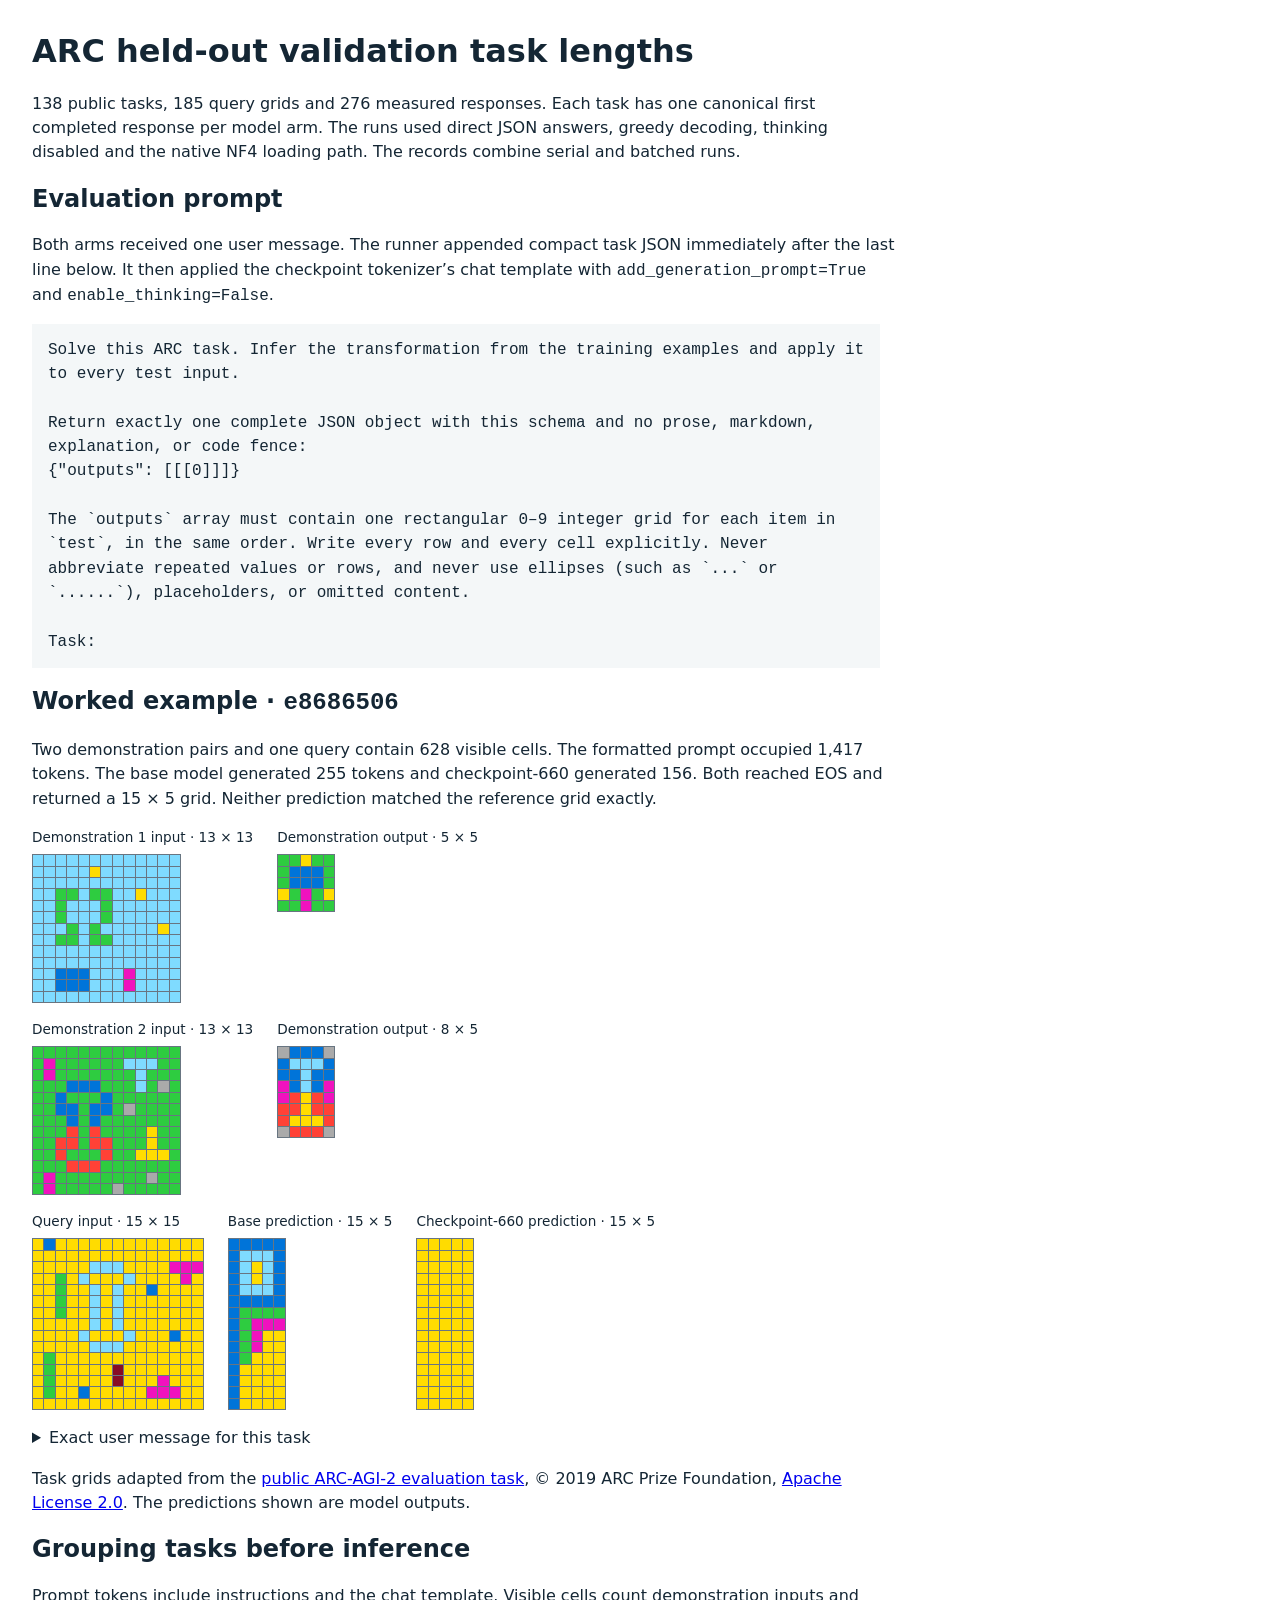
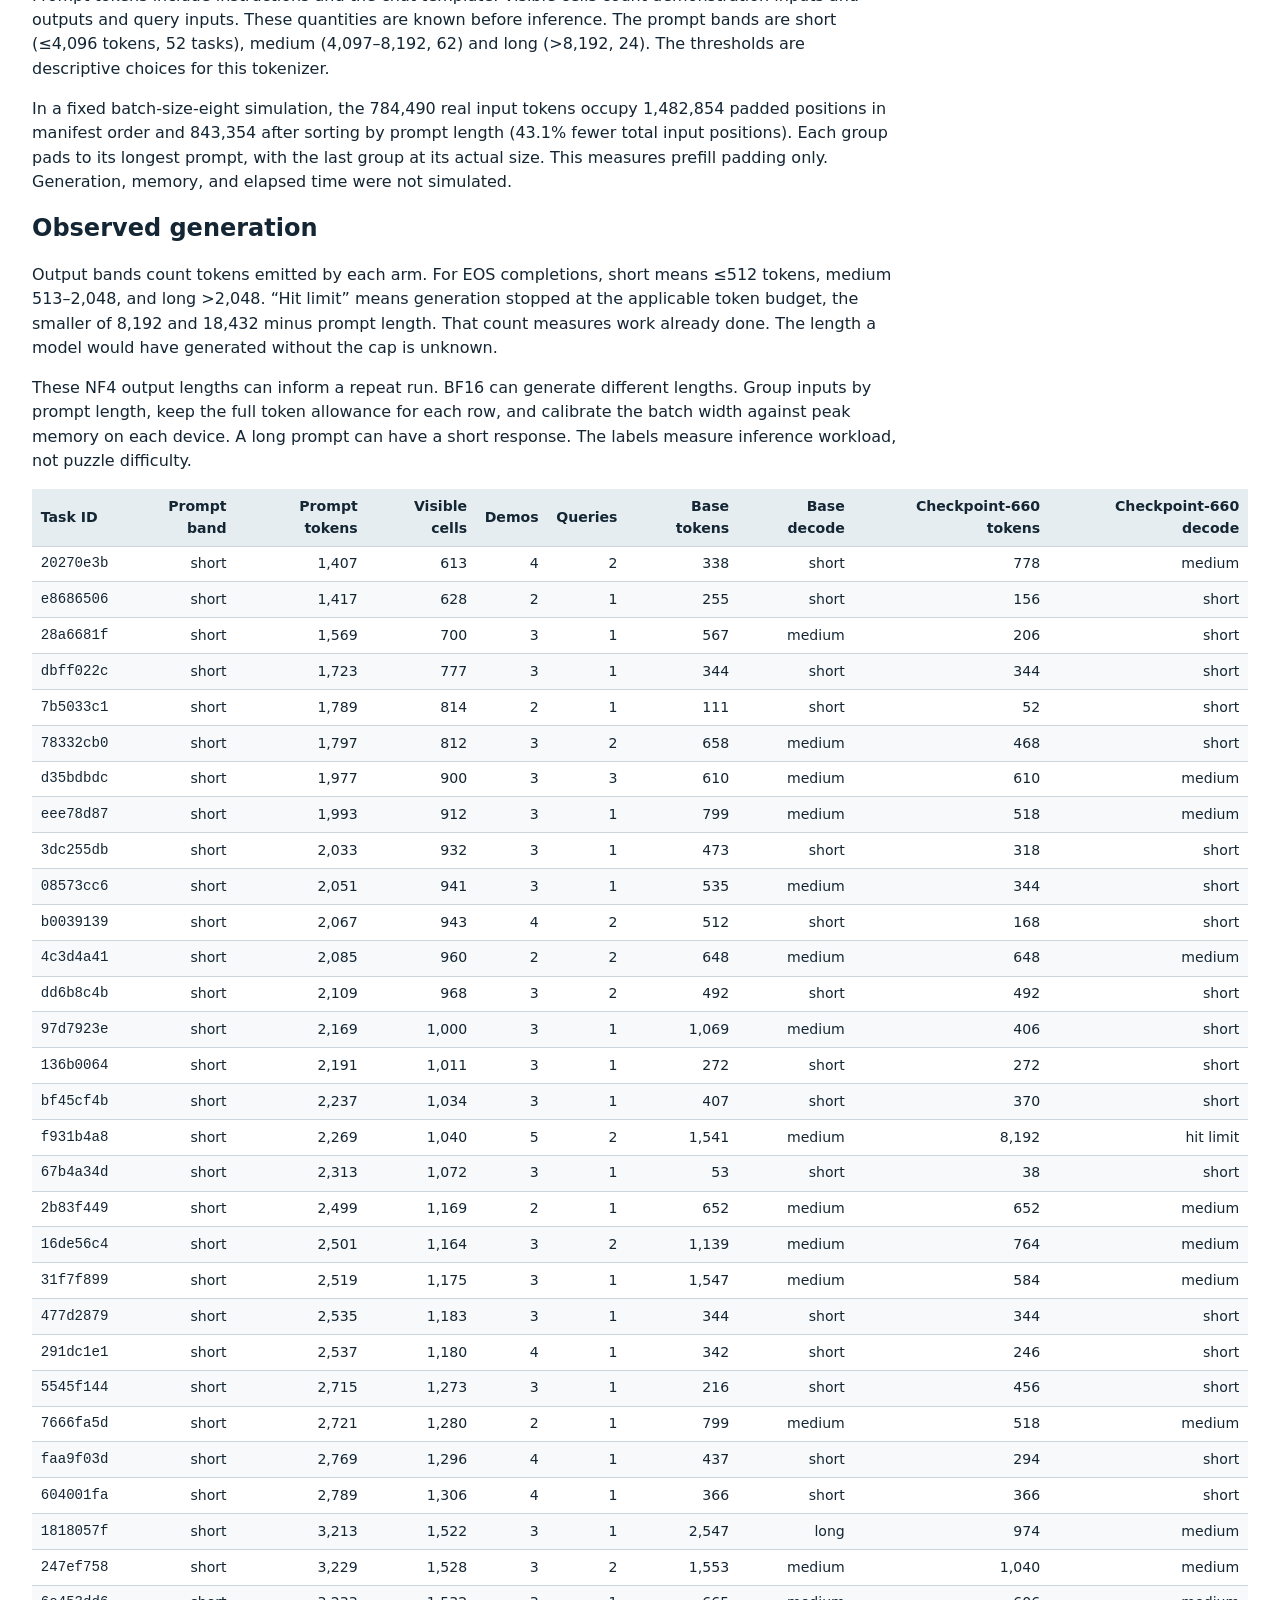
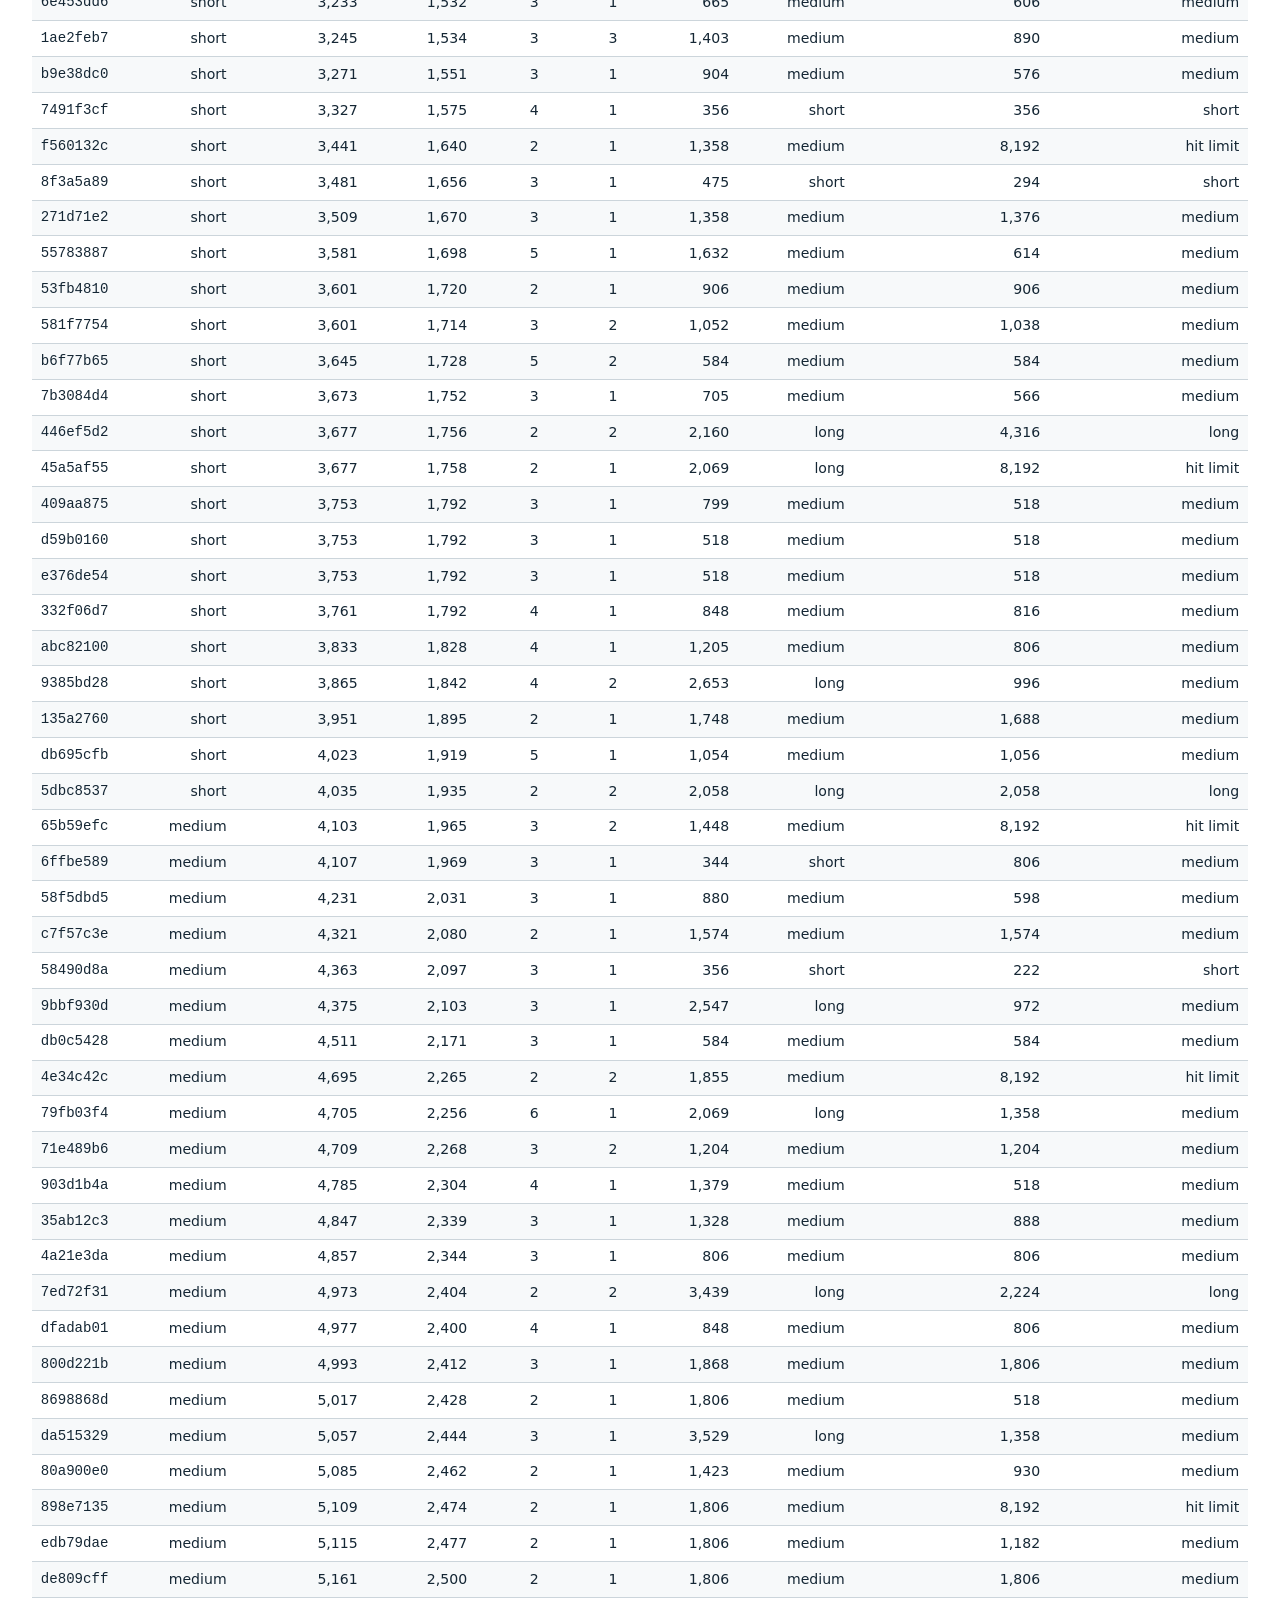
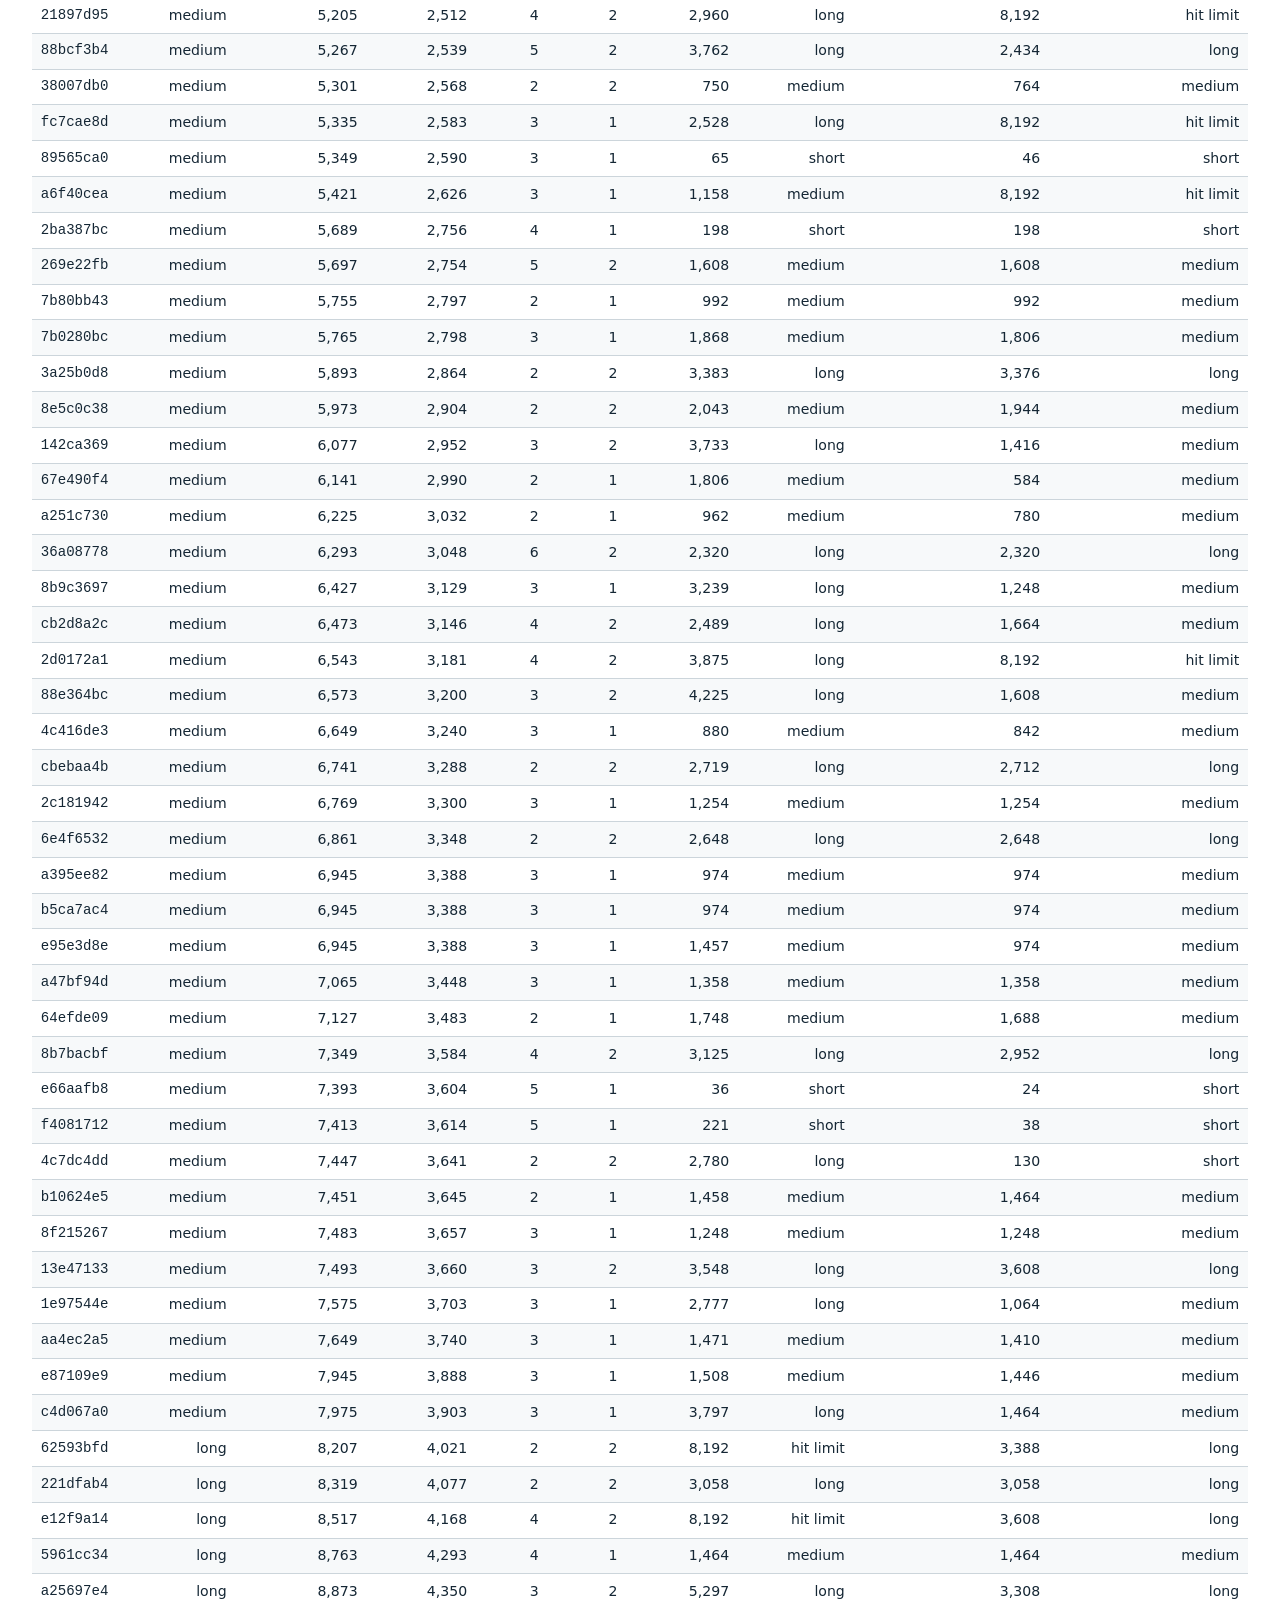
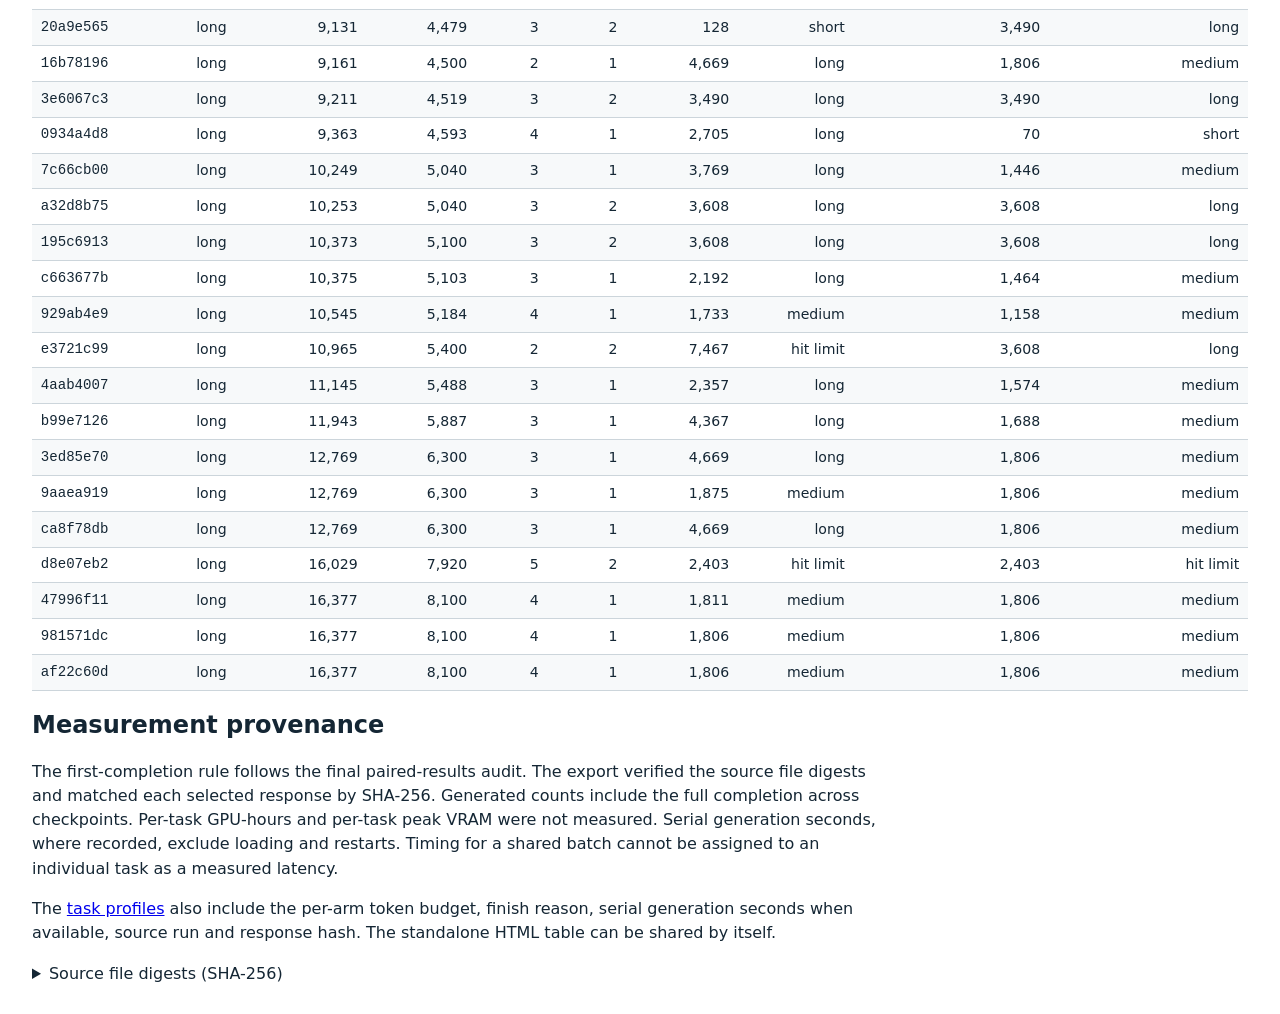
<file: benchmarks/arc-validation/task-costs.html>
<!doctype html><html lang="en"><meta charset="utf-8">
<meta name="viewport" content="width=device-width, initial-scale=1"><title>ARC validation task lengths</title>
<style>
body{margin:2rem auto;padding:0 1.2rem;max-width:76rem;font:16px/1.52 system-ui,sans-serif;color:#142634}
h1,h2{line-height:1.2}p{max-width:85ch}table{border-collapse:collapse;font-size:.88rem;font-variant-numeric:tabular-nums;width:100%}
th,td{padding:.42rem .55rem;text-align:right;border-bottom:1px solid #ccd5db}th{background:#e5edf1}
td:first-child,th:first-child{text-align:left}td:first-child{font-family:monospace}
tr:nth-child(even){background:#f7f9fa}.scroll{overflow:auto}code{overflow-wrap:anywhere}
pre{white-space:pre-wrap;overflow-wrap:anywhere;padding:.85rem 1rem;background:#f4f7f8;max-width:85ch}
summary{cursor:pointer}.pair{display:flex;flex-wrap:wrap;gap:1.5rem;margin:1rem 0}
figure{margin:0}figcaption{font-size:.85rem;margin-bottom:.4rem}
.grid{display:grid;grid-template-columns:repeat(var(--cols),.65rem);gap:1px;background:#687581;width:max-content;border:1px solid #687581}
.grid i{height:.65rem}
</style><h1>ARC held-out validation task lengths</h1>
<p>138 public tasks, 185 query grids and 276 measured responses. Each task has one canonical first completed response per model arm. The runs used direct JSON answers, greedy decoding, thinking disabled and the native NF4 loading path. The records combine serial and batched runs.</p>

<h2>Evaluation prompt</h2>
<p>Both arms received one user message. The runner appended compact task JSON immediately after the last line below. It then applied the checkpoint tokenizer’s chat template with <code>add_generation_prompt=True</code> and <code>enable_thinking=False</code>.</p>
<pre id="instruction">Solve this ARC task. Infer the transformation from the training examples and apply it to every test input.

Return exactly one complete JSON object with this schema and no prose, markdown, explanation, or code fence:
{&quot;outputs&quot;: [[[0]]]}

The `outputs` array must contain one rectangular 0–9 integer grid for each item in `test`, in the same order. Write every row and every cell explicitly. Never abbreviate repeated values or rows, and never use ellipses (such as `...` or `......`), placeholders, or omitted content.

Task:
</pre>
<h2>Worked example · <code>e8686506</code></h2>
<p>Two demonstration pairs and one query contain 628 visible cells. The formatted prompt occupied 1,417 tokens. The base model generated 255 tokens and checkpoint-660 generated 156. Both reached EOS and returned a 15 × 5 grid. Neither prediction matched the reference grid exactly.</p>
<div class="pair"><figure><figcaption>Demonstration 1 input · 13 × 13</figcaption><div class="grid" style="--cols:13" role="img" aria-label="Demonstration 1 input, 13 by 13"><i style="background:#7fdbff"></i><i style="background:#7fdbff"></i><i style="background:#7fdbff"></i><i style="background:#7fdbff"></i><i style="background:#7fdbff"></i><i style="background:#7fdbff"></i><i style="background:#7fdbff"></i><i style="background:#7fdbff"></i><i style="background:#7fdbff"></i><i style="background:#7fdbff"></i><i style="background:#7fdbff"></i><i style="background:#7fdbff"></i><i style="background:#7fdbff"></i><i style="background:#7fdbff"></i><i style="background:#7fdbff"></i><i style="background:#7fdbff"></i><i style="background:#7fdbff"></i><i style="background:#7fdbff"></i><i style="background:#ffdc00"></i><i style="background:#7fdbff"></i><i style="background:#7fdbff"></i><i style="background:#7fdbff"></i><i style="background:#7fdbff"></i><i style="background:#7fdbff"></i><i style="background:#7fdbff"></i><i style="background:#7fdbff"></i><i style="background:#7fdbff"></i><i style="background:#7fdbff"></i><i style="background:#7fdbff"></i><i style="background:#7fdbff"></i><i style="background:#7fdbff"></i><i style="background:#7fdbff"></i><i style="background:#7fdbff"></i><i style="background:#7fdbff"></i><i style="background:#7fdbff"></i><i style="background:#7fdbff"></i><i style="background:#7fdbff"></i><i style="background:#7fdbff"></i><i style="background:#7fdbff"></i><i style="background:#7fdbff"></i><i style="background:#7fdbff"></i><i style="background:#2ecc40"></i><i style="background:#2ecc40"></i><i style="background:#7fdbff"></i><i style="background:#2ecc40"></i><i style="background:#2ecc40"></i><i style="background:#7fdbff"></i><i style="background:#7fdbff"></i><i style="background:#ffdc00"></i><i style="background:#7fdbff"></i><i style="background:#7fdbff"></i><i style="background:#7fdbff"></i><i style="background:#7fdbff"></i><i style="background:#7fdbff"></i><i style="background:#2ecc40"></i><i style="background:#7fdbff"></i><i style="background:#7fdbff"></i><i style="background:#7fdbff"></i><i style="background:#2ecc40"></i><i style="background:#7fdbff"></i><i style="background:#7fdbff"></i><i style="background:#7fdbff"></i><i style="background:#7fdbff"></i><i style="background:#7fdbff"></i><i style="background:#7fdbff"></i><i style="background:#7fdbff"></i><i style="background:#7fdbff"></i><i style="background:#2ecc40"></i><i style="background:#7fdbff"></i><i style="background:#7fdbff"></i><i style="background:#7fdbff"></i><i style="background:#2ecc40"></i><i style="background:#7fdbff"></i><i style="background:#7fdbff"></i><i style="background:#7fdbff"></i><i style="background:#7fdbff"></i><i style="background:#7fdbff"></i><i style="background:#7fdbff"></i><i style="background:#7fdbff"></i><i style="background:#7fdbff"></i><i style="background:#7fdbff"></i><i style="background:#2ecc40"></i><i style="background:#7fdbff"></i><i style="background:#2ecc40"></i><i style="background:#7fdbff"></i><i style="background:#7fdbff"></i><i style="background:#7fdbff"></i><i style="background:#7fdbff"></i><i style="background:#7fdbff"></i><i style="background:#ffdc00"></i><i style="background:#7fdbff"></i><i style="background:#7fdbff"></i><i style="background:#7fdbff"></i><i style="background:#2ecc40"></i><i style="background:#2ecc40"></i><i style="background:#7fdbff"></i><i style="background:#2ecc40"></i><i style="background:#2ecc40"></i><i style="background:#7fdbff"></i><i style="background:#7fdbff"></i><i style="background:#7fdbff"></i><i style="background:#7fdbff"></i><i style="background:#7fdbff"></i><i style="background:#7fdbff"></i><i style="background:#7fdbff"></i><i style="background:#7fdbff"></i><i style="background:#7fdbff"></i><i style="background:#7fdbff"></i><i style="background:#7fdbff"></i><i style="background:#7fdbff"></i><i style="background:#7fdbff"></i><i style="background:#7fdbff"></i><i style="background:#7fdbff"></i><i style="background:#7fdbff"></i><i style="background:#7fdbff"></i><i style="background:#7fdbff"></i><i style="background:#7fdbff"></i><i style="background:#7fdbff"></i><i style="background:#7fdbff"></i><i style="background:#7fdbff"></i><i style="background:#7fdbff"></i><i style="background:#7fdbff"></i><i style="background:#7fdbff"></i><i style="background:#7fdbff"></i><i style="background:#7fdbff"></i><i style="background:#7fdbff"></i><i style="background:#7fdbff"></i><i style="background:#7fdbff"></i><i style="background:#7fdbff"></i><i style="background:#7fdbff"></i><i style="background:#7fdbff"></i><i style="background:#7fdbff"></i><i style="background:#0074d9"></i><i style="background:#0074d9"></i><i style="background:#0074d9"></i><i style="background:#7fdbff"></i><i style="background:#7fdbff"></i><i style="background:#7fdbff"></i><i style="background:#f012be"></i><i style="background:#7fdbff"></i><i style="background:#7fdbff"></i><i style="background:#7fdbff"></i><i style="background:#7fdbff"></i><i style="background:#7fdbff"></i><i style="background:#7fdbff"></i><i style="background:#0074d9"></i><i style="background:#0074d9"></i><i style="background:#0074d9"></i><i style="background:#7fdbff"></i><i style="background:#7fdbff"></i><i style="background:#7fdbff"></i><i style="background:#f012be"></i><i style="background:#7fdbff"></i><i style="background:#7fdbff"></i><i style="background:#7fdbff"></i><i style="background:#7fdbff"></i><i style="background:#7fdbff"></i><i style="background:#7fdbff"></i><i style="background:#7fdbff"></i><i style="background:#7fdbff"></i><i style="background:#7fdbff"></i><i style="background:#7fdbff"></i><i style="background:#7fdbff"></i><i style="background:#7fdbff"></i><i style="background:#7fdbff"></i><i style="background:#7fdbff"></i><i style="background:#7fdbff"></i><i style="background:#7fdbff"></i><i style="background:#7fdbff"></i></div></figure><figure><figcaption>Demonstration output · 5 × 5</figcaption><div class="grid" style="--cols:5" role="img" aria-label="Demonstration output, 5 by 5"><i style="background:#2ecc40"></i><i style="background:#2ecc40"></i><i style="background:#ffdc00"></i><i style="background:#2ecc40"></i><i style="background:#2ecc40"></i><i style="background:#2ecc40"></i><i style="background:#0074d9"></i><i style="background:#0074d9"></i><i style="background:#0074d9"></i><i style="background:#2ecc40"></i><i style="background:#2ecc40"></i><i style="background:#0074d9"></i><i style="background:#0074d9"></i><i style="background:#0074d9"></i><i style="background:#2ecc40"></i><i style="background:#ffdc00"></i><i style="background:#2ecc40"></i><i style="background:#f012be"></i><i style="background:#2ecc40"></i><i style="background:#ffdc00"></i><i style="background:#2ecc40"></i><i style="background:#2ecc40"></i><i style="background:#f012be"></i><i style="background:#2ecc40"></i><i style="background:#2ecc40"></i></div></figure></div><div class="pair"><figure><figcaption>Demonstration 2 input · 13 × 13</figcaption><div class="grid" style="--cols:13" role="img" aria-label="Demonstration 2 input, 13 by 13"><i style="background:#2ecc40"></i><i style="background:#2ecc40"></i><i style="background:#2ecc40"></i><i style="background:#2ecc40"></i><i style="background:#2ecc40"></i><i style="background:#2ecc40"></i><i style="background:#2ecc40"></i><i style="background:#2ecc40"></i><i style="background:#2ecc40"></i><i style="background:#2ecc40"></i><i style="background:#2ecc40"></i><i style="background:#2ecc40"></i><i style="background:#2ecc40"></i><i style="background:#2ecc40"></i><i style="background:#f012be"></i><i style="background:#2ecc40"></i><i style="background:#2ecc40"></i><i style="background:#2ecc40"></i><i style="background:#2ecc40"></i><i style="background:#2ecc40"></i><i style="background:#2ecc40"></i><i style="background:#7fdbff"></i><i style="background:#7fdbff"></i><i style="background:#7fdbff"></i><i style="background:#2ecc40"></i><i style="background:#2ecc40"></i><i style="background:#2ecc40"></i><i style="background:#f012be"></i><i style="background:#2ecc40"></i><i style="background:#2ecc40"></i><i style="background:#2ecc40"></i><i style="background:#2ecc40"></i><i style="background:#2ecc40"></i><i style="background:#2ecc40"></i><i style="background:#2ecc40"></i><i style="background:#7fdbff"></i><i style="background:#2ecc40"></i><i style="background:#2ecc40"></i><i style="background:#2ecc40"></i><i style="background:#2ecc40"></i><i style="background:#2ecc40"></i><i style="background:#2ecc40"></i><i style="background:#0074d9"></i><i style="background:#0074d9"></i><i style="background:#0074d9"></i><i style="background:#2ecc40"></i><i style="background:#2ecc40"></i><i style="background:#2ecc40"></i><i style="background:#7fdbff"></i><i style="background:#2ecc40"></i><i style="background:#aaaaaa"></i><i style="background:#2ecc40"></i><i style="background:#2ecc40"></i><i style="background:#2ecc40"></i><i style="background:#0074d9"></i><i style="background:#2ecc40"></i><i style="background:#2ecc40"></i><i style="background:#2ecc40"></i><i style="background:#0074d9"></i><i style="background:#2ecc40"></i><i style="background:#2ecc40"></i><i style="background:#2ecc40"></i><i style="background:#2ecc40"></i><i style="background:#2ecc40"></i><i style="background:#2ecc40"></i><i style="background:#2ecc40"></i><i style="background:#2ecc40"></i><i style="background:#0074d9"></i><i style="background:#0074d9"></i><i style="background:#2ecc40"></i><i style="background:#0074d9"></i><i style="background:#0074d9"></i><i style="background:#2ecc40"></i><i style="background:#aaaaaa"></i><i style="background:#2ecc40"></i><i style="background:#2ecc40"></i><i style="background:#2ecc40"></i><i style="background:#2ecc40"></i><i style="background:#2ecc40"></i><i style="background:#2ecc40"></i><i style="background:#2ecc40"></i><i style="background:#0074d9"></i><i style="background:#2ecc40"></i><i style="background:#0074d9"></i><i style="background:#2ecc40"></i><i style="background:#2ecc40"></i><i style="background:#2ecc40"></i><i style="background:#2ecc40"></i><i style="background:#2ecc40"></i><i style="background:#2ecc40"></i><i style="background:#2ecc40"></i><i style="background:#2ecc40"></i><i style="background:#2ecc40"></i><i style="background:#2ecc40"></i><i style="background:#ff4136"></i><i style="background:#2ecc40"></i><i style="background:#ff4136"></i><i style="background:#2ecc40"></i><i style="background:#2ecc40"></i><i style="background:#2ecc40"></i><i style="background:#2ecc40"></i><i style="background:#ffdc00"></i><i style="background:#2ecc40"></i><i style="background:#2ecc40"></i><i style="background:#2ecc40"></i><i style="background:#2ecc40"></i><i style="background:#ff4136"></i><i style="background:#ff4136"></i><i style="background:#2ecc40"></i><i style="background:#ff4136"></i><i style="background:#ff4136"></i><i style="background:#2ecc40"></i><i style="background:#2ecc40"></i><i style="background:#2ecc40"></i><i style="background:#ffdc00"></i><i style="background:#2ecc40"></i><i style="background:#2ecc40"></i><i style="background:#2ecc40"></i><i style="background:#2ecc40"></i><i style="background:#ff4136"></i><i style="background:#2ecc40"></i><i style="background:#2ecc40"></i><i style="background:#2ecc40"></i><i style="background:#ff4136"></i><i style="background:#2ecc40"></i><i style="background:#2ecc40"></i><i style="background:#ffdc00"></i><i style="background:#ffdc00"></i><i style="background:#ffdc00"></i><i style="background:#2ecc40"></i><i style="background:#2ecc40"></i><i style="background:#2ecc40"></i><i style="background:#2ecc40"></i><i style="background:#ff4136"></i><i style="background:#ff4136"></i><i style="background:#ff4136"></i><i style="background:#2ecc40"></i><i style="background:#2ecc40"></i><i style="background:#2ecc40"></i><i style="background:#2ecc40"></i><i style="background:#2ecc40"></i><i style="background:#2ecc40"></i><i style="background:#2ecc40"></i><i style="background:#2ecc40"></i><i style="background:#f012be"></i><i style="background:#2ecc40"></i><i style="background:#2ecc40"></i><i style="background:#2ecc40"></i><i style="background:#2ecc40"></i><i style="background:#2ecc40"></i><i style="background:#2ecc40"></i><i style="background:#2ecc40"></i><i style="background:#2ecc40"></i><i style="background:#aaaaaa"></i><i style="background:#2ecc40"></i><i style="background:#2ecc40"></i><i style="background:#2ecc40"></i><i style="background:#f012be"></i><i style="background:#2ecc40"></i><i style="background:#2ecc40"></i><i style="background:#2ecc40"></i><i style="background:#2ecc40"></i><i style="background:#2ecc40"></i><i style="background:#aaaaaa"></i><i style="background:#2ecc40"></i><i style="background:#2ecc40"></i><i style="background:#2ecc40"></i><i style="background:#2ecc40"></i><i style="background:#2ecc40"></i></div></figure><figure><figcaption>Demonstration output · 8 × 5</figcaption><div class="grid" style="--cols:5" role="img" aria-label="Demonstration output, 8 by 5"><i style="background:#aaaaaa"></i><i style="background:#0074d9"></i><i style="background:#0074d9"></i><i style="background:#0074d9"></i><i style="background:#aaaaaa"></i><i style="background:#0074d9"></i><i style="background:#7fdbff"></i><i style="background:#7fdbff"></i><i style="background:#7fdbff"></i><i style="background:#0074d9"></i><i style="background:#0074d9"></i><i style="background:#0074d9"></i><i style="background:#7fdbff"></i><i style="background:#0074d9"></i><i style="background:#0074d9"></i><i style="background:#f012be"></i><i style="background:#0074d9"></i><i style="background:#7fdbff"></i><i style="background:#0074d9"></i><i style="background:#f012be"></i><i style="background:#f012be"></i><i style="background:#ff4136"></i><i style="background:#ffdc00"></i><i style="background:#ff4136"></i><i style="background:#f012be"></i><i style="background:#ff4136"></i><i style="background:#ff4136"></i><i style="background:#ffdc00"></i><i style="background:#ff4136"></i><i style="background:#ff4136"></i><i style="background:#ff4136"></i><i style="background:#ffdc00"></i><i style="background:#ffdc00"></i><i style="background:#ffdc00"></i><i style="background:#ff4136"></i><i style="background:#aaaaaa"></i><i style="background:#ff4136"></i><i style="background:#ff4136"></i><i style="background:#ff4136"></i><i style="background:#aaaaaa"></i></div></figure></div><div class="pair"><figure><figcaption>Query input · 15 × 15</figcaption><div class="grid" style="--cols:15" role="img" aria-label="Query input, 15 by 15"><i style="background:#ffdc00"></i><i style="background:#0074d9"></i><i style="background:#ffdc00"></i><i style="background:#ffdc00"></i><i style="background:#ffdc00"></i><i style="background:#ffdc00"></i><i style="background:#ffdc00"></i><i style="background:#ffdc00"></i><i style="background:#ffdc00"></i><i style="background:#ffdc00"></i><i style="background:#ffdc00"></i><i style="background:#ffdc00"></i><i style="background:#ffdc00"></i><i style="background:#ffdc00"></i><i style="background:#ffdc00"></i><i style="background:#ffdc00"></i><i style="background:#ffdc00"></i><i style="background:#ffdc00"></i><i style="background:#ffdc00"></i><i style="background:#ffdc00"></i><i style="background:#ffdc00"></i><i style="background:#ffdc00"></i><i style="background:#ffdc00"></i><i style="background:#ffdc00"></i><i style="background:#ffdc00"></i><i style="background:#ffdc00"></i><i style="background:#ffdc00"></i><i style="background:#ffdc00"></i><i style="background:#ffdc00"></i><i style="background:#ffdc00"></i><i style="background:#ffdc00"></i><i style="background:#ffdc00"></i><i style="background:#ffdc00"></i><i style="background:#ffdc00"></i><i style="background:#ffdc00"></i><i style="background:#7fdbff"></i><i style="background:#7fdbff"></i><i style="background:#7fdbff"></i><i style="background:#ffdc00"></i><i style="background:#ffdc00"></i><i style="background:#ffdc00"></i><i style="background:#ffdc00"></i><i style="background:#f012be"></i><i style="background:#f012be"></i><i style="background:#f012be"></i><i style="background:#ffdc00"></i><i style="background:#ffdc00"></i><i style="background:#2ecc40"></i><i style="background:#ffdc00"></i><i style="background:#7fdbff"></i><i style="background:#ffdc00"></i><i style="background:#ffdc00"></i><i style="background:#ffdc00"></i><i style="background:#7fdbff"></i><i style="background:#ffdc00"></i><i style="background:#ffdc00"></i><i style="background:#ffdc00"></i><i style="background:#ffdc00"></i><i style="background:#f012be"></i><i style="background:#ffdc00"></i><i style="background:#ffdc00"></i><i style="background:#ffdc00"></i><i style="background:#2ecc40"></i><i style="background:#ffdc00"></i><i style="background:#ffdc00"></i><i style="background:#7fdbff"></i><i style="background:#ffdc00"></i><i style="background:#7fdbff"></i><i style="background:#ffdc00"></i><i style="background:#ffdc00"></i><i style="background:#0074d9"></i><i style="background:#ffdc00"></i><i style="background:#ffdc00"></i><i style="background:#ffdc00"></i><i style="background:#ffdc00"></i><i style="background:#ffdc00"></i><i style="background:#ffdc00"></i><i style="background:#2ecc40"></i><i style="background:#ffdc00"></i><i style="background:#ffdc00"></i><i style="background:#7fdbff"></i><i style="background:#ffdc00"></i><i style="background:#7fdbff"></i><i style="background:#ffdc00"></i><i style="background:#ffdc00"></i><i style="background:#ffdc00"></i><i style="background:#ffdc00"></i><i style="background:#ffdc00"></i><i style="background:#ffdc00"></i><i style="background:#ffdc00"></i><i style="background:#ffdc00"></i><i style="background:#ffdc00"></i><i style="background:#2ecc40"></i><i style="background:#ffdc00"></i><i style="background:#ffdc00"></i><i style="background:#7fdbff"></i><i style="background:#ffdc00"></i><i style="background:#7fdbff"></i><i style="background:#ffdc00"></i><i style="background:#ffdc00"></i><i style="background:#ffdc00"></i><i style="background:#ffdc00"></i><i style="background:#ffdc00"></i><i style="background:#ffdc00"></i><i style="background:#ffdc00"></i><i style="background:#ffdc00"></i><i style="background:#ffdc00"></i><i style="background:#ffdc00"></i><i style="background:#ffdc00"></i><i style="background:#ffdc00"></i><i style="background:#7fdbff"></i><i style="background:#ffdc00"></i><i style="background:#7fdbff"></i><i style="background:#ffdc00"></i><i style="background:#ffdc00"></i><i style="background:#ffdc00"></i><i style="background:#ffdc00"></i><i style="background:#ffdc00"></i><i style="background:#ffdc00"></i><i style="background:#ffdc00"></i><i style="background:#ffdc00"></i><i style="background:#ffdc00"></i><i style="background:#ffdc00"></i><i style="background:#ffdc00"></i><i style="background:#7fdbff"></i><i style="background:#ffdc00"></i><i style="background:#ffdc00"></i><i style="background:#ffdc00"></i><i style="background:#7fdbff"></i><i style="background:#ffdc00"></i><i style="background:#ffdc00"></i><i style="background:#ffdc00"></i><i style="background:#0074d9"></i><i style="background:#ffdc00"></i><i style="background:#ffdc00"></i><i style="background:#ffdc00"></i><i style="background:#ffdc00"></i><i style="background:#ffdc00"></i><i style="background:#ffdc00"></i><i style="background:#ffdc00"></i><i style="background:#7fdbff"></i><i style="background:#7fdbff"></i><i style="background:#7fdbff"></i><i style="background:#ffdc00"></i><i style="background:#ffdc00"></i><i style="background:#ffdc00"></i><i style="background:#ffdc00"></i><i style="background:#ffdc00"></i><i style="background:#ffdc00"></i><i style="background:#ffdc00"></i><i style="background:#ffdc00"></i><i style="background:#2ecc40"></i><i style="background:#ffdc00"></i><i style="background:#ffdc00"></i><i style="background:#ffdc00"></i><i style="background:#ffdc00"></i><i style="background:#ffdc00"></i><i style="background:#ffdc00"></i><i style="background:#ffdc00"></i><i style="background:#ffdc00"></i><i style="background:#ffdc00"></i><i style="background:#ffdc00"></i><i style="background:#ffdc00"></i><i style="background:#ffdc00"></i><i style="background:#ffdc00"></i><i style="background:#ffdc00"></i><i style="background:#2ecc40"></i><i style="background:#ffdc00"></i><i style="background:#ffdc00"></i><i style="background:#ffdc00"></i><i style="background:#ffdc00"></i><i style="background:#ffdc00"></i><i style="background:#870c25"></i><i style="background:#ffdc00"></i><i style="background:#ffdc00"></i><i style="background:#ffdc00"></i><i style="background:#ffdc00"></i><i style="background:#ffdc00"></i><i style="background:#ffdc00"></i><i style="background:#ffdc00"></i><i style="background:#ffdc00"></i><i style="background:#2ecc40"></i><i style="background:#ffdc00"></i><i style="background:#ffdc00"></i><i style="background:#ffdc00"></i><i style="background:#ffdc00"></i><i style="background:#ffdc00"></i><i style="background:#870c25"></i><i style="background:#ffdc00"></i><i style="background:#ffdc00"></i><i style="background:#ffdc00"></i><i style="background:#f012be"></i><i style="background:#ffdc00"></i><i style="background:#ffdc00"></i><i style="background:#ffdc00"></i><i style="background:#ffdc00"></i><i style="background:#2ecc40"></i><i style="background:#ffdc00"></i><i style="background:#ffdc00"></i><i style="background:#0074d9"></i><i style="background:#ffdc00"></i><i style="background:#ffdc00"></i><i style="background:#ffdc00"></i><i style="background:#ffdc00"></i><i style="background:#ffdc00"></i><i style="background:#f012be"></i><i style="background:#f012be"></i><i style="background:#f012be"></i><i style="background:#ffdc00"></i><i style="background:#ffdc00"></i><i style="background:#ffdc00"></i><i style="background:#ffdc00"></i><i style="background:#ffdc00"></i><i style="background:#ffdc00"></i><i style="background:#ffdc00"></i><i style="background:#ffdc00"></i><i style="background:#ffdc00"></i><i style="background:#ffdc00"></i><i style="background:#ffdc00"></i><i style="background:#ffdc00"></i><i style="background:#ffdc00"></i><i style="background:#ffdc00"></i><i style="background:#ffdc00"></i><i style="background:#ffdc00"></i><i style="background:#ffdc00"></i></div></figure><figure><figcaption>Base prediction · 15 × 5</figcaption><div class="grid" style="--cols:5" role="img" aria-label="Base prediction, 15 by 5"><i style="background:#0074d9"></i><i style="background:#0074d9"></i><i style="background:#0074d9"></i><i style="background:#0074d9"></i><i style="background:#0074d9"></i><i style="background:#0074d9"></i><i style="background:#7fdbff"></i><i style="background:#7fdbff"></i><i style="background:#7fdbff"></i><i style="background:#0074d9"></i><i style="background:#0074d9"></i><i style="background:#7fdbff"></i><i style="background:#ffdc00"></i><i style="background:#7fdbff"></i><i style="background:#0074d9"></i><i style="background:#0074d9"></i><i style="background:#7fdbff"></i><i style="background:#ffdc00"></i><i style="background:#7fdbff"></i><i style="background:#0074d9"></i><i style="background:#0074d9"></i><i style="background:#7fdbff"></i><i style="background:#7fdbff"></i><i style="background:#7fdbff"></i><i style="background:#0074d9"></i><i style="background:#0074d9"></i><i style="background:#0074d9"></i><i style="background:#0074d9"></i><i style="background:#0074d9"></i><i style="background:#0074d9"></i><i style="background:#0074d9"></i><i style="background:#2ecc40"></i><i style="background:#2ecc40"></i><i style="background:#2ecc40"></i><i style="background:#2ecc40"></i><i style="background:#0074d9"></i><i style="background:#2ecc40"></i><i style="background:#f012be"></i><i style="background:#f012be"></i><i style="background:#f012be"></i><i style="background:#0074d9"></i><i style="background:#2ecc40"></i><i style="background:#f012be"></i><i style="background:#ffdc00"></i><i style="background:#ffdc00"></i><i style="background:#0074d9"></i><i style="background:#2ecc40"></i><i style="background:#f012be"></i><i style="background:#ffdc00"></i><i style="background:#ffdc00"></i><i style="background:#0074d9"></i><i style="background:#2ecc40"></i><i style="background:#ffdc00"></i><i style="background:#ffdc00"></i><i style="background:#ffdc00"></i><i style="background:#0074d9"></i><i style="background:#ffdc00"></i><i style="background:#ffdc00"></i><i style="background:#ffdc00"></i><i style="background:#ffdc00"></i><i style="background:#0074d9"></i><i style="background:#ffdc00"></i><i style="background:#ffdc00"></i><i style="background:#ffdc00"></i><i style="background:#ffdc00"></i><i style="background:#0074d9"></i><i style="background:#ffdc00"></i><i style="background:#ffdc00"></i><i style="background:#ffdc00"></i><i style="background:#ffdc00"></i><i style="background:#0074d9"></i><i style="background:#ffdc00"></i><i style="background:#ffdc00"></i><i style="background:#ffdc00"></i><i style="background:#ffdc00"></i></div></figure><figure><figcaption>Checkpoint-660 prediction · 15 × 5</figcaption><div class="grid" style="--cols:5" role="img" aria-label="Checkpoint-660 prediction, 15 by 5"><i style="background:#ffdc00"></i><i style="background:#ffdc00"></i><i style="background:#ffdc00"></i><i style="background:#ffdc00"></i><i style="background:#ffdc00"></i><i style="background:#ffdc00"></i><i style="background:#ffdc00"></i><i style="background:#ffdc00"></i><i style="background:#ffdc00"></i><i style="background:#ffdc00"></i><i style="background:#ffdc00"></i><i style="background:#ffdc00"></i><i style="background:#ffdc00"></i><i style="background:#ffdc00"></i><i style="background:#ffdc00"></i><i style="background:#ffdc00"></i><i style="background:#ffdc00"></i><i style="background:#ffdc00"></i><i style="background:#ffdc00"></i><i style="background:#ffdc00"></i><i style="background:#ffdc00"></i><i style="background:#ffdc00"></i><i style="background:#ffdc00"></i><i style="background:#ffdc00"></i><i style="background:#ffdc00"></i><i style="background:#ffdc00"></i><i style="background:#ffdc00"></i><i style="background:#ffdc00"></i><i style="background:#ffdc00"></i><i style="background:#ffdc00"></i><i style="background:#ffdc00"></i><i style="background:#ffdc00"></i><i style="background:#ffdc00"></i><i style="background:#ffdc00"></i><i style="background:#ffdc00"></i><i style="background:#ffdc00"></i><i style="background:#ffdc00"></i><i style="background:#ffdc00"></i><i style="background:#ffdc00"></i><i style="background:#ffdc00"></i><i style="background:#ffdc00"></i><i style="background:#ffdc00"></i><i style="background:#ffdc00"></i><i style="background:#ffdc00"></i><i style="background:#ffdc00"></i><i style="background:#ffdc00"></i><i style="background:#ffdc00"></i><i style="background:#ffdc00"></i><i style="background:#ffdc00"></i><i style="background:#ffdc00"></i><i style="background:#ffdc00"></i><i style="background:#ffdc00"></i><i style="background:#ffdc00"></i><i style="background:#ffdc00"></i><i style="background:#ffdc00"></i><i style="background:#ffdc00"></i><i style="background:#ffdc00"></i><i style="background:#ffdc00"></i><i style="background:#ffdc00"></i><i style="background:#ffdc00"></i><i style="background:#ffdc00"></i><i style="background:#ffdc00"></i><i style="background:#ffdc00"></i><i style="background:#ffdc00"></i><i style="background:#ffdc00"></i><i style="background:#ffdc00"></i><i style="background:#ffdc00"></i><i style="background:#ffdc00"></i><i style="background:#ffdc00"></i><i style="background:#ffdc00"></i><i style="background:#ffdc00"></i><i style="background:#ffdc00"></i><i style="background:#ffdc00"></i><i style="background:#ffdc00"></i><i style="background:#ffdc00"></i></div></figure></div>
<details><summary>Exact user message for this task</summary><pre id="example-message">Solve this ARC task. Infer the transformation from the training examples and apply it to every test input.

Return exactly one complete JSON object with this schema and no prose, markdown, explanation, or code fence:
{&quot;outputs&quot;: [[[0]]]}

The `outputs` array must contain one rectangular 0–9 integer grid for each item in `test`, in the same order. Write every row and every cell explicitly. Never abbreviate repeated values or rows, and never use ellipses (such as `...` or `......`), placeholders, or omitted content.

Task:
{&quot;train&quot;:[{&quot;input&quot;:[[8,8,8,8,8,8,8,8,8,8,8,8,8],[8,8,8,8,8,4,8,8,8,8,8,8,8],[8,8,8,8,8,8,8,8,8,8,8,8,8],[8,8,3,3,8,3,3,8,8,4,8,8,8],[8,8,3,8,8,8,3,8,8,8,8,8,8],[8,8,3,8,8,8,3,8,8,8,8,8,8],[8,8,8,3,8,3,8,8,8,8,8,4,8],[8,8,3,3,8,3,3,8,8,8,8,8,8],[8,8,8,8,8,8,8,8,8,8,8,8,8],[8,8,8,8,8,8,8,8,8,8,8,8,8],[8,8,1,1,1,8,8,8,6,8,8,8,8],[8,8,1,1,1,8,8,8,6,8,8,8,8],[8,8,8,8,8,8,8,8,8,8,8,8,8]],&quot;output&quot;:[[3,3,4,3,3],[3,1,1,1,3],[3,1,1,1,3],[4,3,6,3,4],[3,3,6,3,3]]},{&quot;input&quot;:[[3,3,3,3,3,3,3,3,3,3,3,3,3],[3,6,3,3,3,3,3,3,8,8,8,3,3],[3,6,3,3,3,3,3,3,3,8,3,3,3],[3,3,3,1,1,1,3,3,3,8,3,5,3],[3,3,1,3,3,3,1,3,3,3,3,3,3],[3,3,1,1,3,1,1,3,5,3,3,3,3],[3,3,3,1,3,1,3,3,3,3,3,3,3],[3,3,3,2,3,2,3,3,3,3,4,3,3],[3,3,2,2,3,2,2,3,3,3,4,3,3],[3,3,2,3,3,3,2,3,3,4,4,4,3],[3,3,3,2,2,2,3,3,3,3,3,3,3],[3,6,3,3,3,3,3,3,3,3,5,3,3],[3,6,3,3,3,3,3,5,3,3,3,3,3]],&quot;output&quot;:[[5,1,1,1,5],[1,8,8,8,1],[1,1,8,1,1],[6,1,8,1,6],[6,2,4,2,6],[2,2,4,2,2],[2,4,4,4,2],[5,2,2,2,5]]}],&quot;test&quot;:[{&quot;input&quot;:[[4,1,4,4,4,4,4,4,4,4,4,4,4,4,4],[4,4,4,4,4,4,4,4,4,4,4,4,4,4,4],[4,4,4,4,4,8,8,8,4,4,4,4,6,6,6],[4,4,3,4,8,4,4,4,8,4,4,4,4,6,4],[4,4,3,4,4,8,4,8,4,4,1,4,4,4,4],[4,4,3,4,4,8,4,8,4,4,4,4,4,4,4],[4,4,3,4,4,8,4,8,4,4,4,4,4,4,4],[4,4,4,4,4,8,4,8,4,4,4,4,4,4,4],[4,4,4,4,8,4,4,4,8,4,4,4,1,4,4],[4,4,4,4,4,8,8,8,4,4,4,4,4,4,4],[4,3,4,4,4,4,4,4,4,4,4,4,4,4,4],[4,3,4,4,4,4,4,9,4,4,4,4,4,4,4],[4,3,4,4,4,4,4,9,4,4,4,6,4,4,4],[4,3,4,4,1,4,4,4,4,4,6,6,6,4,4],[4,4,4,4,4,4,4,4,4,4,4,4,4,4,4]]}]}</pre></details>
<p>Task grids adapted from the <a href="https://github.com/arcprize/ARC-AGI-2/blob/main/data/evaluation/e8686506.json">public ARC-AGI-2 evaluation task</a>, © 2019 ARC Prize Foundation, <a href="https://github.com/arcprize/ARC-AGI-2/blob/main/LICENSE">Apache License 2.0</a>. The predictions shown are model outputs.</p>
<h2>Grouping tasks before inference</h2>
<p>Prompt tokens include instructions and the chat template. Visible cells count demonstration inputs and outputs and query inputs. These quantities are known before inference. The prompt bands are short (≤4,096 tokens, 52 tasks), medium (4,097–8,192, 62) and long (&gt;8,192, 24). The thresholds are descriptive choices for this tokenizer.</p>
<p>In a fixed batch-size-eight simulation, the 784,490 real input tokens occupy 1,482,854 padded positions in manifest order and 843,354 after sorting by prompt length (43.1% fewer total input positions). Each group pads to its longest prompt, with the last group at its actual size. This measures prefill padding only. Generation, memory, and elapsed time were not simulated.</p>
<h2>Observed generation</h2>
<p>Output bands count tokens emitted by each arm. For EOS completions, short means ≤512 tokens, medium 513–2,048, and long &gt;2,048. “Hit limit” means generation stopped at the applicable token budget, the smaller of 8,192 and 18,432 minus prompt length. That count measures work already done. The length a model would have generated without the cap is unknown.</p>
<p>These NF4 output lengths can inform a repeat run. BF16 can generate different lengths. Group inputs by prompt length, keep the full token allowance for each row, and calibrate the batch width against peak memory on each device. A long prompt can have a short response. The labels measure inference workload, not puzzle difficulty.</p>
<div class="scroll"><table><thead><tr><th>Task ID</th><th>Prompt band</th><th>Prompt tokens</th><th>Visible cells</th><th>Demos</th><th>Queries</th><th>Base tokens</th><th>Base decode</th><th>Checkpoint-660 tokens</th><th>Checkpoint-660 decode</th></tr></thead><tbody><tr><td>20270e3b</td><td>short</td><td>1,407</td><td>613</td><td>4</td><td>2</td><td>338</td><td>short</td><td>778</td><td>medium</td></tr><tr><td>e8686506</td><td>short</td><td>1,417</td><td>628</td><td>2</td><td>1</td><td>255</td><td>short</td><td>156</td><td>short</td></tr><tr><td>28a6681f</td><td>short</td><td>1,569</td><td>700</td><td>3</td><td>1</td><td>567</td><td>medium</td><td>206</td><td>short</td></tr><tr><td>dbff022c</td><td>short</td><td>1,723</td><td>777</td><td>3</td><td>1</td><td>344</td><td>short</td><td>344</td><td>short</td></tr><tr><td>7b5033c1</td><td>short</td><td>1,789</td><td>814</td><td>2</td><td>1</td><td>111</td><td>short</td><td>52</td><td>short</td></tr><tr><td>78332cb0</td><td>short</td><td>1,797</td><td>812</td><td>3</td><td>2</td><td>658</td><td>medium</td><td>468</td><td>short</td></tr><tr><td>d35bdbdc</td><td>short</td><td>1,977</td><td>900</td><td>3</td><td>3</td><td>610</td><td>medium</td><td>610</td><td>medium</td></tr><tr><td>eee78d87</td><td>short</td><td>1,993</td><td>912</td><td>3</td><td>1</td><td>799</td><td>medium</td><td>518</td><td>medium</td></tr><tr><td>3dc255db</td><td>short</td><td>2,033</td><td>932</td><td>3</td><td>1</td><td>473</td><td>short</td><td>318</td><td>short</td></tr><tr><td>08573cc6</td><td>short</td><td>2,051</td><td>941</td><td>3</td><td>1</td><td>535</td><td>medium</td><td>344</td><td>short</td></tr><tr><td>b0039139</td><td>short</td><td>2,067</td><td>943</td><td>4</td><td>2</td><td>512</td><td>short</td><td>168</td><td>short</td></tr><tr><td>4c3d4a41</td><td>short</td><td>2,085</td><td>960</td><td>2</td><td>2</td><td>648</td><td>medium</td><td>648</td><td>medium</td></tr><tr><td>dd6b8c4b</td><td>short</td><td>2,109</td><td>968</td><td>3</td><td>2</td><td>492</td><td>short</td><td>492</td><td>short</td></tr><tr><td>97d7923e</td><td>short</td><td>2,169</td><td>1,000</td><td>3</td><td>1</td><td>1,069</td><td>medium</td><td>406</td><td>short</td></tr><tr><td>136b0064</td><td>short</td><td>2,191</td><td>1,011</td><td>3</td><td>1</td><td>272</td><td>short</td><td>272</td><td>short</td></tr><tr><td>bf45cf4b</td><td>short</td><td>2,237</td><td>1,034</td><td>3</td><td>1</td><td>407</td><td>short</td><td>370</td><td>short</td></tr><tr><td>f931b4a8</td><td>short</td><td>2,269</td><td>1,040</td><td>5</td><td>2</td><td>1,541</td><td>medium</td><td>8,192</td><td>hit limit</td></tr><tr><td>67b4a34d</td><td>short</td><td>2,313</td><td>1,072</td><td>3</td><td>1</td><td>53</td><td>short</td><td>38</td><td>short</td></tr><tr><td>2b83f449</td><td>short</td><td>2,499</td><td>1,169</td><td>2</td><td>1</td><td>652</td><td>medium</td><td>652</td><td>medium</td></tr><tr><td>16de56c4</td><td>short</td><td>2,501</td><td>1,164</td><td>3</td><td>2</td><td>1,139</td><td>medium</td><td>764</td><td>medium</td></tr><tr><td>31f7f899</td><td>short</td><td>2,519</td><td>1,175</td><td>3</td><td>1</td><td>1,547</td><td>medium</td><td>584</td><td>medium</td></tr><tr><td>477d2879</td><td>short</td><td>2,535</td><td>1,183</td><td>3</td><td>1</td><td>344</td><td>short</td><td>344</td><td>short</td></tr><tr><td>291dc1e1</td><td>short</td><td>2,537</td><td>1,180</td><td>4</td><td>1</td><td>342</td><td>short</td><td>246</td><td>short</td></tr><tr><td>5545f144</td><td>short</td><td>2,715</td><td>1,273</td><td>3</td><td>1</td><td>216</td><td>short</td><td>456</td><td>short</td></tr><tr><td>7666fa5d</td><td>short</td><td>2,721</td><td>1,280</td><td>2</td><td>1</td><td>799</td><td>medium</td><td>518</td><td>medium</td></tr><tr><td>faa9f03d</td><td>short</td><td>2,769</td><td>1,296</td><td>4</td><td>1</td><td>437</td><td>short</td><td>294</td><td>short</td></tr><tr><td>604001fa</td><td>short</td><td>2,789</td><td>1,306</td><td>4</td><td>1</td><td>366</td><td>short</td><td>366</td><td>short</td></tr><tr><td>1818057f</td><td>short</td><td>3,213</td><td>1,522</td><td>3</td><td>1</td><td>2,547</td><td>long</td><td>974</td><td>medium</td></tr><tr><td>247ef758</td><td>short</td><td>3,229</td><td>1,528</td><td>3</td><td>2</td><td>1,553</td><td>medium</td><td>1,040</td><td>medium</td></tr><tr><td>6e453dd6</td><td>short</td><td>3,233</td><td>1,532</td><td>3</td><td>1</td><td>665</td><td>medium</td><td>606</td><td>medium</td></tr><tr><td>1ae2feb7</td><td>short</td><td>3,245</td><td>1,534</td><td>3</td><td>3</td><td>1,403</td><td>medium</td><td>890</td><td>medium</td></tr><tr><td>b9e38dc0</td><td>short</td><td>3,271</td><td>1,551</td><td>3</td><td>1</td><td>904</td><td>medium</td><td>576</td><td>medium</td></tr><tr><td>7491f3cf</td><td>short</td><td>3,327</td><td>1,575</td><td>4</td><td>1</td><td>356</td><td>short</td><td>356</td><td>short</td></tr><tr><td>f560132c</td><td>short</td><td>3,441</td><td>1,640</td><td>2</td><td>1</td><td>1,358</td><td>medium</td><td>8,192</td><td>hit limit</td></tr><tr><td>8f3a5a89</td><td>short</td><td>3,481</td><td>1,656</td><td>3</td><td>1</td><td>475</td><td>short</td><td>294</td><td>short</td></tr><tr><td>271d71e2</td><td>short</td><td>3,509</td><td>1,670</td><td>3</td><td>1</td><td>1,358</td><td>medium</td><td>1,376</td><td>medium</td></tr><tr><td>55783887</td><td>short</td><td>3,581</td><td>1,698</td><td>5</td><td>1</td><td>1,632</td><td>medium</td><td>614</td><td>medium</td></tr><tr><td>53fb4810</td><td>short</td><td>3,601</td><td>1,720</td><td>2</td><td>1</td><td>906</td><td>medium</td><td>906</td><td>medium</td></tr><tr><td>581f7754</td><td>short</td><td>3,601</td><td>1,714</td><td>3</td><td>2</td><td>1,052</td><td>medium</td><td>1,038</td><td>medium</td></tr><tr><td>b6f77b65</td><td>short</td><td>3,645</td><td>1,728</td><td>5</td><td>2</td><td>584</td><td>medium</td><td>584</td><td>medium</td></tr><tr><td>7b3084d4</td><td>short</td><td>3,673</td><td>1,752</td><td>3</td><td>1</td><td>705</td><td>medium</td><td>566</td><td>medium</td></tr><tr><td>446ef5d2</td><td>short</td><td>3,677</td><td>1,756</td><td>2</td><td>2</td><td>2,160</td><td>long</td><td>4,316</td><td>long</td></tr><tr><td>45a5af55</td><td>short</td><td>3,677</td><td>1,758</td><td>2</td><td>1</td><td>2,069</td><td>long</td><td>8,192</td><td>hit limit</td></tr><tr><td>409aa875</td><td>short</td><td>3,753</td><td>1,792</td><td>3</td><td>1</td><td>799</td><td>medium</td><td>518</td><td>medium</td></tr><tr><td>d59b0160</td><td>short</td><td>3,753</td><td>1,792</td><td>3</td><td>1</td><td>518</td><td>medium</td><td>518</td><td>medium</td></tr><tr><td>e376de54</td><td>short</td><td>3,753</td><td>1,792</td><td>3</td><td>1</td><td>518</td><td>medium</td><td>518</td><td>medium</td></tr><tr><td>332f06d7</td><td>short</td><td>3,761</td><td>1,792</td><td>4</td><td>1</td><td>848</td><td>medium</td><td>816</td><td>medium</td></tr><tr><td>abc82100</td><td>short</td><td>3,833</td><td>1,828</td><td>4</td><td>1</td><td>1,205</td><td>medium</td><td>806</td><td>medium</td></tr><tr><td>9385bd28</td><td>short</td><td>3,865</td><td>1,842</td><td>4</td><td>2</td><td>2,653</td><td>long</td><td>996</td><td>medium</td></tr><tr><td>135a2760</td><td>short</td><td>3,951</td><td>1,895</td><td>2</td><td>1</td><td>1,748</td><td>medium</td><td>1,688</td><td>medium</td></tr><tr><td>db695cfb</td><td>short</td><td>4,023</td><td>1,919</td><td>5</td><td>1</td><td>1,054</td><td>medium</td><td>1,056</td><td>medium</td></tr><tr><td>5dbc8537</td><td>short</td><td>4,035</td><td>1,935</td><td>2</td><td>2</td><td>2,058</td><td>long</td><td>2,058</td><td>long</td></tr><tr><td>65b59efc</td><td>medium</td><td>4,103</td><td>1,965</td><td>3</td><td>2</td><td>1,448</td><td>medium</td><td>8,192</td><td>hit limit</td></tr><tr><td>6ffbe589</td><td>medium</td><td>4,107</td><td>1,969</td><td>3</td><td>1</td><td>344</td><td>short</td><td>806</td><td>medium</td></tr><tr><td>58f5dbd5</td><td>medium</td><td>4,231</td><td>2,031</td><td>3</td><td>1</td><td>880</td><td>medium</td><td>598</td><td>medium</td></tr><tr><td>c7f57c3e</td><td>medium</td><td>4,321</td><td>2,080</td><td>2</td><td>1</td><td>1,574</td><td>medium</td><td>1,574</td><td>medium</td></tr><tr><td>58490d8a</td><td>medium</td><td>4,363</td><td>2,097</td><td>3</td><td>1</td><td>356</td><td>short</td><td>222</td><td>short</td></tr><tr><td>9bbf930d</td><td>medium</td><td>4,375</td><td>2,103</td><td>3</td><td>1</td><td>2,547</td><td>long</td><td>972</td><td>medium</td></tr><tr><td>db0c5428</td><td>medium</td><td>4,511</td><td>2,171</td><td>3</td><td>1</td><td>584</td><td>medium</td><td>584</td><td>medium</td></tr><tr><td>4e34c42c</td><td>medium</td><td>4,695</td><td>2,265</td><td>2</td><td>2</td><td>1,855</td><td>medium</td><td>8,192</td><td>hit limit</td></tr><tr><td>79fb03f4</td><td>medium</td><td>4,705</td><td>2,256</td><td>6</td><td>1</td><td>2,069</td><td>long</td><td>1,358</td><td>medium</td></tr><tr><td>71e489b6</td><td>medium</td><td>4,709</td><td>2,268</td><td>3</td><td>2</td><td>1,204</td><td>medium</td><td>1,204</td><td>medium</td></tr><tr><td>903d1b4a</td><td>medium</td><td>4,785</td><td>2,304</td><td>4</td><td>1</td><td>1,379</td><td>medium</td><td>518</td><td>medium</td></tr><tr><td>35ab12c3</td><td>medium</td><td>4,847</td><td>2,339</td><td>3</td><td>1</td><td>1,328</td><td>medium</td><td>888</td><td>medium</td></tr><tr><td>4a21e3da</td><td>medium</td><td>4,857</td><td>2,344</td><td>3</td><td>1</td><td>806</td><td>medium</td><td>806</td><td>medium</td></tr><tr><td>7ed72f31</td><td>medium</td><td>4,973</td><td>2,404</td><td>2</td><td>2</td><td>3,439</td><td>long</td><td>2,224</td><td>long</td></tr><tr><td>dfadab01</td><td>medium</td><td>4,977</td><td>2,400</td><td>4</td><td>1</td><td>848</td><td>medium</td><td>806</td><td>medium</td></tr><tr><td>800d221b</td><td>medium</td><td>4,993</td><td>2,412</td><td>3</td><td>1</td><td>1,868</td><td>medium</td><td>1,806</td><td>medium</td></tr><tr><td>8698868d</td><td>medium</td><td>5,017</td><td>2,428</td><td>2</td><td>1</td><td>1,806</td><td>medium</td><td>518</td><td>medium</td></tr><tr><td>da515329</td><td>medium</td><td>5,057</td><td>2,444</td><td>3</td><td>1</td><td>3,529</td><td>long</td><td>1,358</td><td>medium</td></tr><tr><td>80a900e0</td><td>medium</td><td>5,085</td><td>2,462</td><td>2</td><td>1</td><td>1,423</td><td>medium</td><td>930</td><td>medium</td></tr><tr><td>898e7135</td><td>medium</td><td>5,109</td><td>2,474</td><td>2</td><td>1</td><td>1,806</td><td>medium</td><td>8,192</td><td>hit limit</td></tr><tr><td>edb79dae</td><td>medium</td><td>5,115</td><td>2,477</td><td>2</td><td>1</td><td>1,806</td><td>medium</td><td>1,182</td><td>medium</td></tr><tr><td>de809cff</td><td>medium</td><td>5,161</td><td>2,500</td><td>2</td><td>1</td><td>1,806</td><td>medium</td><td>1,806</td><td>medium</td></tr><tr><td>21897d95</td><td>medium</td><td>5,205</td><td>2,512</td><td>4</td><td>2</td><td>2,960</td><td>long</td><td>8,192</td><td>hit limit</td></tr><tr><td>88bcf3b4</td><td>medium</td><td>5,267</td><td>2,539</td><td>5</td><td>2</td><td>3,762</td><td>long</td><td>2,434</td><td>long</td></tr><tr><td>38007db0</td><td>medium</td><td>5,301</td><td>2,568</td><td>2</td><td>2</td><td>750</td><td>medium</td><td>764</td><td>medium</td></tr><tr><td>fc7cae8d</td><td>medium</td><td>5,335</td><td>2,583</td><td>3</td><td>1</td><td>2,528</td><td>long</td><td>8,192</td><td>hit limit</td></tr><tr><td>89565ca0</td><td>medium</td><td>5,349</td><td>2,590</td><td>3</td><td>1</td><td>65</td><td>short</td><td>46</td><td>short</td></tr><tr><td>a6f40cea</td><td>medium</td><td>5,421</td><td>2,626</td><td>3</td><td>1</td><td>1,158</td><td>medium</td><td>8,192</td><td>hit limit</td></tr><tr><td>2ba387bc</td><td>medium</td><td>5,689</td><td>2,756</td><td>4</td><td>1</td><td>198</td><td>short</td><td>198</td><td>short</td></tr><tr><td>269e22fb</td><td>medium</td><td>5,697</td><td>2,754</td><td>5</td><td>2</td><td>1,608</td><td>medium</td><td>1,608</td><td>medium</td></tr><tr><td>7b80bb43</td><td>medium</td><td>5,755</td><td>2,797</td><td>2</td><td>1</td><td>992</td><td>medium</td><td>992</td><td>medium</td></tr><tr><td>7b0280bc</td><td>medium</td><td>5,765</td><td>2,798</td><td>3</td><td>1</td><td>1,868</td><td>medium</td><td>1,806</td><td>medium</td></tr><tr><td>3a25b0d8</td><td>medium</td><td>5,893</td><td>2,864</td><td>2</td><td>2</td><td>3,383</td><td>long</td><td>3,376</td><td>long</td></tr><tr><td>8e5c0c38</td><td>medium</td><td>5,973</td><td>2,904</td><td>2</td><td>2</td><td>2,043</td><td>medium</td><td>1,944</td><td>medium</td></tr><tr><td>142ca369</td><td>medium</td><td>6,077</td><td>2,952</td><td>3</td><td>2</td><td>3,733</td><td>long</td><td>1,416</td><td>medium</td></tr><tr><td>67e490f4</td><td>medium</td><td>6,141</td><td>2,990</td><td>2</td><td>1</td><td>1,806</td><td>medium</td><td>584</td><td>medium</td></tr><tr><td>a251c730</td><td>medium</td><td>6,225</td><td>3,032</td><td>2</td><td>1</td><td>962</td><td>medium</td><td>780</td><td>medium</td></tr><tr><td>36a08778</td><td>medium</td><td>6,293</td><td>3,048</td><td>6</td><td>2</td><td>2,320</td><td>long</td><td>2,320</td><td>long</td></tr><tr><td>8b9c3697</td><td>medium</td><td>6,427</td><td>3,129</td><td>3</td><td>1</td><td>3,239</td><td>long</td><td>1,248</td><td>medium</td></tr><tr><td>cb2d8a2c</td><td>medium</td><td>6,473</td><td>3,146</td><td>4</td><td>2</td><td>2,489</td><td>long</td><td>1,664</td><td>medium</td></tr><tr><td>2d0172a1</td><td>medium</td><td>6,543</td><td>3,181</td><td>4</td><td>2</td><td>3,875</td><td>long</td><td>8,192</td><td>hit limit</td></tr><tr><td>88e364bc</td><td>medium</td><td>6,573</td><td>3,200</td><td>3</td><td>2</td><td>4,225</td><td>long</td><td>1,608</td><td>medium</td></tr><tr><td>4c416de3</td><td>medium</td><td>6,649</td><td>3,240</td><td>3</td><td>1</td><td>880</td><td>medium</td><td>842</td><td>medium</td></tr><tr><td>cbebaa4b</td><td>medium</td><td>6,741</td><td>3,288</td><td>2</td><td>2</td><td>2,719</td><td>long</td><td>2,712</td><td>long</td></tr><tr><td>2c181942</td><td>medium</td><td>6,769</td><td>3,300</td><td>3</td><td>1</td><td>1,254</td><td>medium</td><td>1,254</td><td>medium</td></tr><tr><td>6e4f6532</td><td>medium</td><td>6,861</td><td>3,348</td><td>2</td><td>2</td><td>2,648</td><td>long</td><td>2,648</td><td>long</td></tr><tr><td>a395ee82</td><td>medium</td><td>6,945</td><td>3,388</td><td>3</td><td>1</td><td>974</td><td>medium</td><td>974</td><td>medium</td></tr><tr><td>b5ca7ac4</td><td>medium</td><td>6,945</td><td>3,388</td><td>3</td><td>1</td><td>974</td><td>medium</td><td>974</td><td>medium</td></tr><tr><td>e95e3d8e</td><td>medium</td><td>6,945</td><td>3,388</td><td>3</td><td>1</td><td>1,457</td><td>medium</td><td>974</td><td>medium</td></tr><tr><td>a47bf94d</td><td>medium</td><td>7,065</td><td>3,448</td><td>3</td><td>1</td><td>1,358</td><td>medium</td><td>1,358</td><td>medium</td></tr><tr><td>64efde09</td><td>medium</td><td>7,127</td><td>3,483</td><td>2</td><td>1</td><td>1,748</td><td>medium</td><td>1,688</td><td>medium</td></tr><tr><td>8b7bacbf</td><td>medium</td><td>7,349</td><td>3,584</td><td>4</td><td>2</td><td>3,125</td><td>long</td><td>2,952</td><td>long</td></tr><tr><td>e66aafb8</td><td>medium</td><td>7,393</td><td>3,604</td><td>5</td><td>1</td><td>36</td><td>short</td><td>24</td><td>short</td></tr><tr><td>f4081712</td><td>medium</td><td>7,413</td><td>3,614</td><td>5</td><td>1</td><td>221</td><td>short</td><td>38</td><td>short</td></tr><tr><td>4c7dc4dd</td><td>medium</td><td>7,447</td><td>3,641</td><td>2</td><td>2</td><td>2,780</td><td>long</td><td>130</td><td>short</td></tr><tr><td>b10624e5</td><td>medium</td><td>7,451</td><td>3,645</td><td>2</td><td>1</td><td>1,458</td><td>medium</td><td>1,464</td><td>medium</td></tr><tr><td>8f215267</td><td>medium</td><td>7,483</td><td>3,657</td><td>3</td><td>1</td><td>1,248</td><td>medium</td><td>1,248</td><td>medium</td></tr><tr><td>13e47133</td><td>medium</td><td>7,493</td><td>3,660</td><td>3</td><td>2</td><td>3,548</td><td>long</td><td>3,608</td><td>long</td></tr><tr><td>1e97544e</td><td>medium</td><td>7,575</td><td>3,703</td><td>3</td><td>1</td><td>2,777</td><td>long</td><td>1,064</td><td>medium</td></tr><tr><td>aa4ec2a5</td><td>medium</td><td>7,649</td><td>3,740</td><td>3</td><td>1</td><td>1,471</td><td>medium</td><td>1,410</td><td>medium</td></tr><tr><td>e87109e9</td><td>medium</td><td>7,945</td><td>3,888</td><td>3</td><td>1</td><td>1,508</td><td>medium</td><td>1,446</td><td>medium</td></tr><tr><td>c4d067a0</td><td>medium</td><td>7,975</td><td>3,903</td><td>3</td><td>1</td><td>3,797</td><td>long</td><td>1,464</td><td>medium</td></tr><tr><td>62593bfd</td><td>long</td><td>8,207</td><td>4,021</td><td>2</td><td>2</td><td>8,192</td><td>hit limit</td><td>3,388</td><td>long</td></tr><tr><td>221dfab4</td><td>long</td><td>8,319</td><td>4,077</td><td>2</td><td>2</td><td>3,058</td><td>long</td><td>3,058</td><td>long</td></tr><tr><td>e12f9a14</td><td>long</td><td>8,517</td><td>4,168</td><td>4</td><td>2</td><td>8,192</td><td>hit limit</td><td>3,608</td><td>long</td></tr><tr><td>5961cc34</td><td>long</td><td>8,763</td><td>4,293</td><td>4</td><td>1</td><td>1,464</td><td>medium</td><td>1,464</td><td>medium</td></tr><tr><td>a25697e4</td><td>long</td><td>8,873</td><td>4,350</td><td>3</td><td>2</td><td>5,297</td><td>long</td><td>3,308</td><td>long</td></tr><tr><td>20a9e565</td><td>long</td><td>9,131</td><td>4,479</td><td>3</td><td>2</td><td>128</td><td>short</td><td>3,490</td><td>long</td></tr><tr><td>16b78196</td><td>long</td><td>9,161</td><td>4,500</td><td>2</td><td>1</td><td>4,669</td><td>long</td><td>1,806</td><td>medium</td></tr><tr><td>3e6067c3</td><td>long</td><td>9,211</td><td>4,519</td><td>3</td><td>2</td><td>3,490</td><td>long</td><td>3,490</td><td>long</td></tr><tr><td>0934a4d8</td><td>long</td><td>9,363</td><td>4,593</td><td>4</td><td>1</td><td>2,705</td><td>long</td><td>70</td><td>short</td></tr><tr><td>7c66cb00</td><td>long</td><td>10,249</td><td>5,040</td><td>3</td><td>1</td><td>3,769</td><td>long</td><td>1,446</td><td>medium</td></tr><tr><td>a32d8b75</td><td>long</td><td>10,253</td><td>5,040</td><td>3</td><td>2</td><td>3,608</td><td>long</td><td>3,608</td><td>long</td></tr><tr><td>195c6913</td><td>long</td><td>10,373</td><td>5,100</td><td>3</td><td>2</td><td>3,608</td><td>long</td><td>3,608</td><td>long</td></tr><tr><td>c663677b</td><td>long</td><td>10,375</td><td>5,103</td><td>3</td><td>1</td><td>2,192</td><td>long</td><td>1,464</td><td>medium</td></tr><tr><td>929ab4e9</td><td>long</td><td>10,545</td><td>5,184</td><td>4</td><td>1</td><td>1,733</td><td>medium</td><td>1,158</td><td>medium</td></tr><tr><td>e3721c99</td><td>long</td><td>10,965</td><td>5,400</td><td>2</td><td>2</td><td>7,467</td><td>hit limit</td><td>3,608</td><td>long</td></tr><tr><td>4aab4007</td><td>long</td><td>11,145</td><td>5,488</td><td>3</td><td>1</td><td>2,357</td><td>long</td><td>1,574</td><td>medium</td></tr><tr><td>b99e7126</td><td>long</td><td>11,943</td><td>5,887</td><td>3</td><td>1</td><td>4,367</td><td>long</td><td>1,688</td><td>medium</td></tr><tr><td>3ed85e70</td><td>long</td><td>12,769</td><td>6,300</td><td>3</td><td>1</td><td>4,669</td><td>long</td><td>1,806</td><td>medium</td></tr><tr><td>9aaea919</td><td>long</td><td>12,769</td><td>6,300</td><td>3</td><td>1</td><td>1,875</td><td>medium</td><td>1,806</td><td>medium</td></tr><tr><td>ca8f78db</td><td>long</td><td>12,769</td><td>6,300</td><td>3</td><td>1</td><td>4,669</td><td>long</td><td>1,806</td><td>medium</td></tr><tr><td>d8e07eb2</td><td>long</td><td>16,029</td><td>7,920</td><td>5</td><td>2</td><td>2,403</td><td>hit limit</td><td>2,403</td><td>hit limit</td></tr><tr><td>47996f11</td><td>long</td><td>16,377</td><td>8,100</td><td>4</td><td>1</td><td>1,811</td><td>medium</td><td>1,806</td><td>medium</td></tr><tr><td>981571dc</td><td>long</td><td>16,377</td><td>8,100</td><td>4</td><td>1</td><td>1,806</td><td>medium</td><td>1,806</td><td>medium</td></tr><tr><td>af22c60d</td><td>long</td><td>16,377</td><td>8,100</td><td>4</td><td>1</td><td>1,806</td><td>medium</td><td>1,806</td><td>medium</td></tr></tbody></table></div>
<h2>Measurement provenance</h2>
<p>The first-completion rule follows the final paired-results audit. The export verified the source file digests and matched each selected response by SHA-256. Generated counts include the full completion across checkpoints. Per-task GPU-hours and per-task peak VRAM were not measured. Serial generation seconds, where recorded, exclude loading and restarts. Timing for a shared batch cannot be assigned to an individual task as a measured latency.</p>
<p>The <a href="task-costs.jsonl">task profiles</a> also include the per-arm token budget, finish reason, serial generation seconds when available, source run and response hash. The standalone HTML table can be shared by itself.</p>
<details><summary>Source file digests (SHA-256)</summary><ul><li>tasks.jsonl <code>9f8493c03d11ee4c0d85b291d7bb527e733be4e6a92a0566e5ca41330f3cc6fd</code></li><li>audit.json <code>54a606674ecd0a112193bbdd0a797df28de6a50f57974ea53d865e4ec32c51d1</code></li><li>native-token-counts.jsonl <code>0132a3873b4f2d1e0352020a4334a15c536359efbfa11cdf101755a777f67c37</code></li></ul></details></html>
</file>
